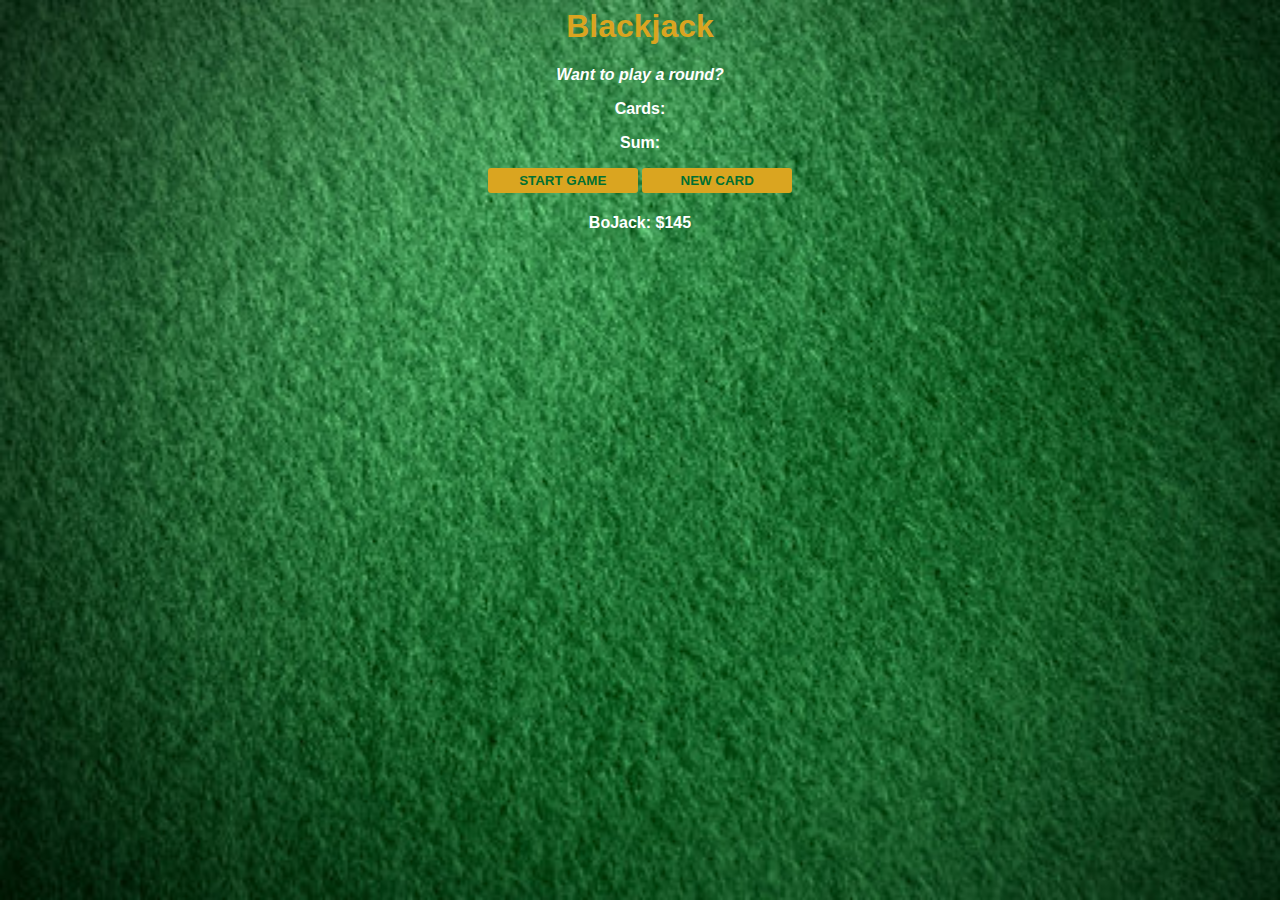
<file: Blackjack/index.html>
<html>
    <head>
        <link rel="stylesheet" href="index.css">
    </head>
    <body>
        <h1>Blackjack</h1>
        <p id="message-el">Want to play a round?</p>
        <p id="cards-el">Cards:</p>
        <p id="sum-el">Sum:</p>
        <button onclick="startGame()">START GAME</button>
        <button onclick="newCard()">NEW CARD</button>
        <p id="player-el"></p>
        <script src="index.js"></script>
    </body>
</html>
</file>
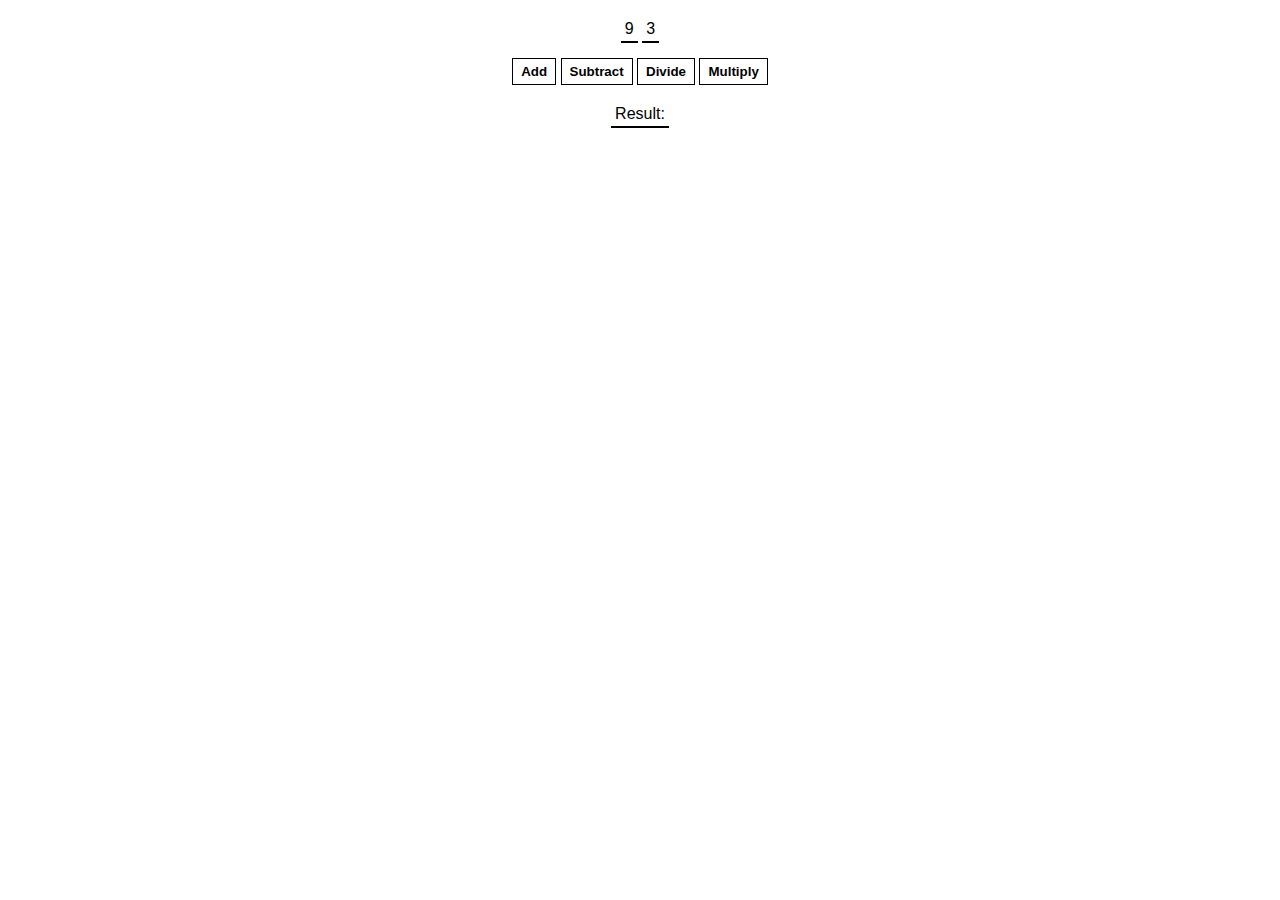
<file: CalculatorApp/index.html>
<html>
    <head>
        <link rel="stylesheet" href="index.css">
    </head>
    <body>
        <span id="num1-el"></span>
        <span id="num2-el"></span>
        <br>
        <button onclick="add()">Add</button>
        <button onclick="subtract()">Subtract</button>
        <button onclick="divide()">Divide</button>
        <button onclick="multiply()">Multiply</button>
        <br>
        <span id="result-el">Result: </span>
        <script src="index.js"></script>
    </body>
</html>
</file>
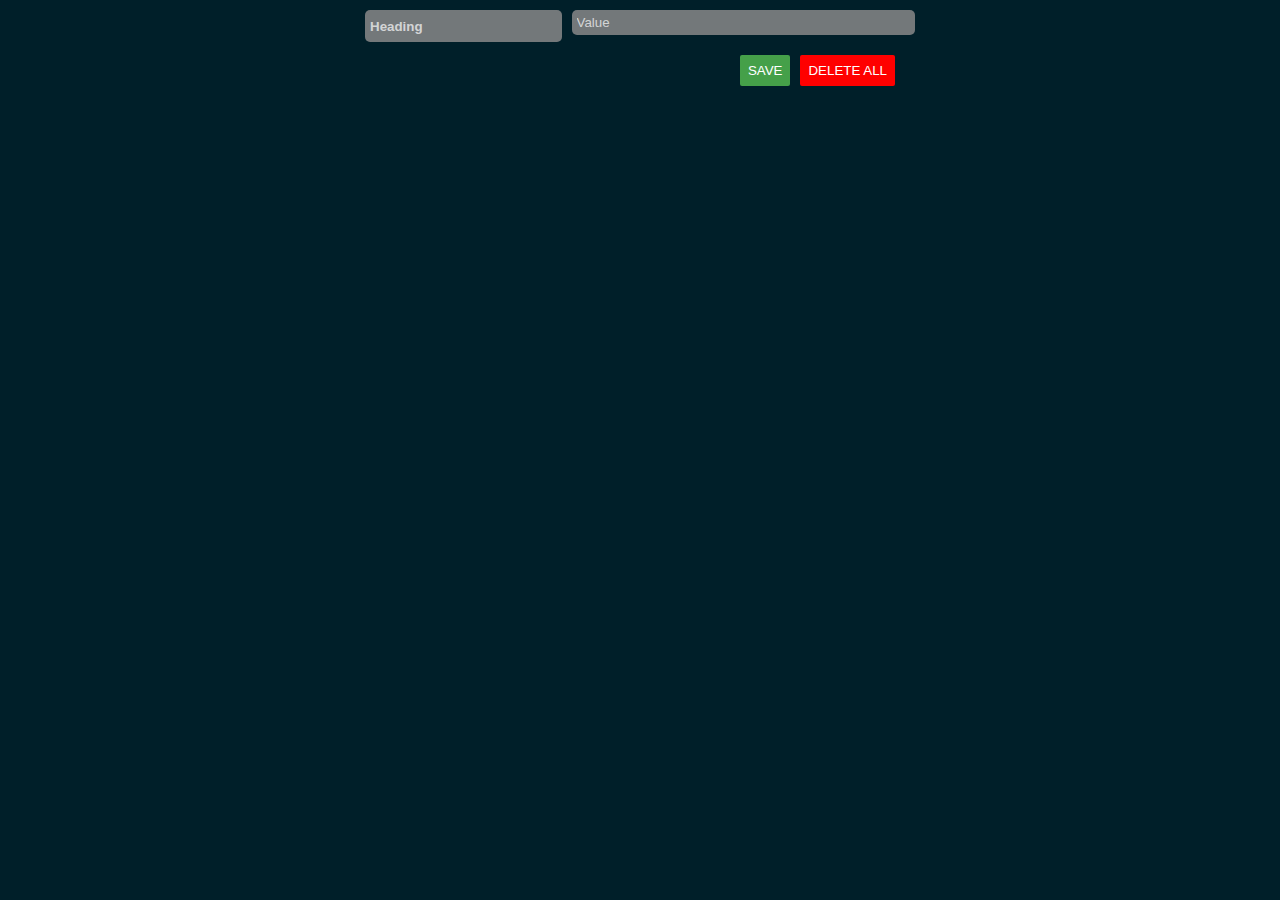
<file: ChromeExtension/index.html>
<html>
    <head>
        <link rel="stylesheet" href="index.css">
    </head>
    <body>
        <div class="input-container">
            <input type="text" id="input-head" class="input-field" placeholder="Heading">
            <input type="text" id="input-el" class="input-field" placeholder="Value">
        </div>
        <div class="button-container">
            <button id="input-btn">SAVE</button>
            <button id="delete-btn">DELETE ALL</button>
        </div>
        <ul id="ul-el"></ul>
        <script src="index.js"></script>
    </body>
</html>
</file>
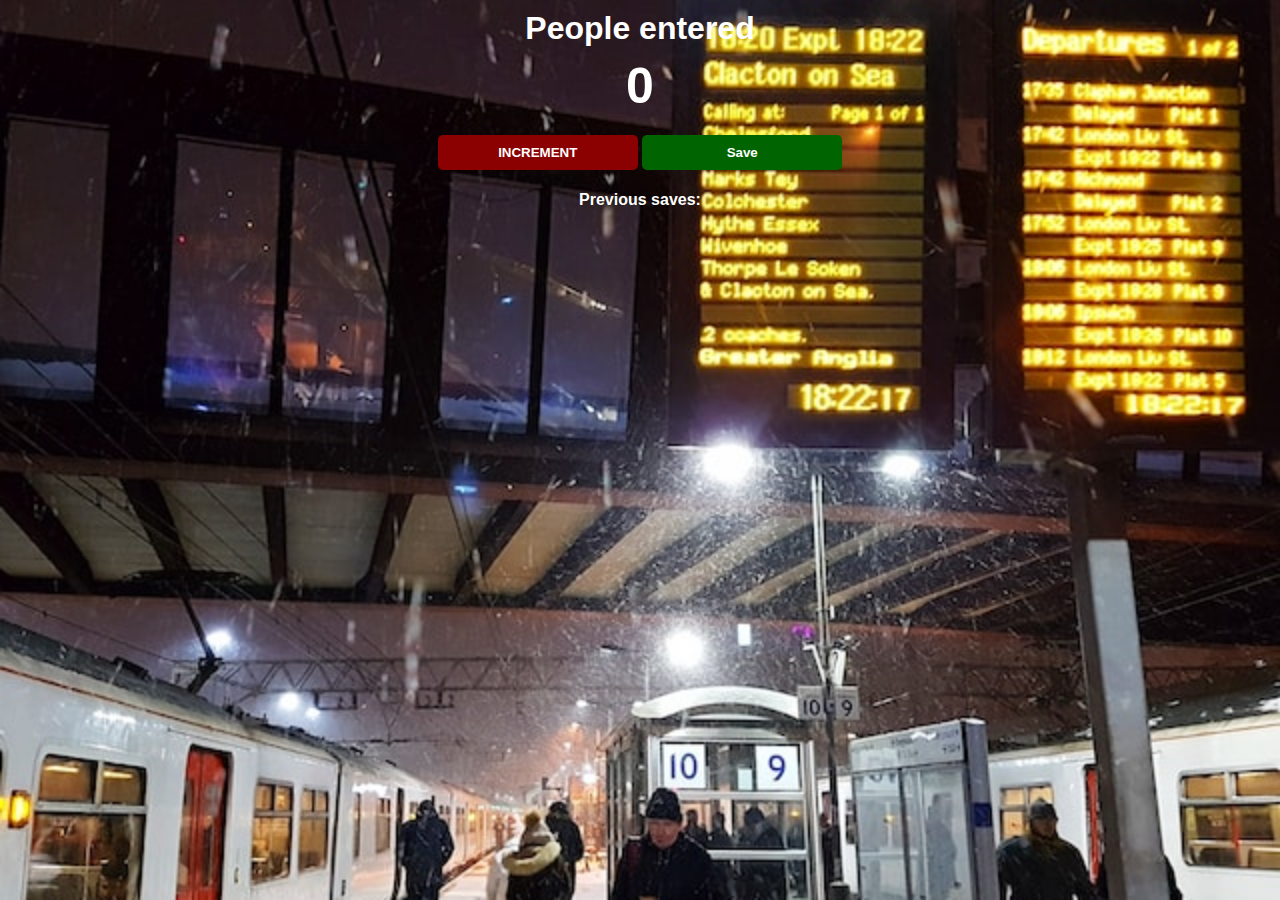
<file: PassengerCountApp/index.html>
<html>
    <head>
        <link rel="stylesheet" href="styles.css">
        <title>People Counter</title>
    </head>
    <body>
        <h1>People entered</h1>
        <h2 id="count-el">0</h2>
        <button id="increment-btn" onclick="increment()">INCREMENT</button>
        <button id="save-btn" onclick="save()">Save</button>
        <p id="save-el">Previous saves: </p>
        <script src="index.js"></script>
    </body>
</html>
</file>
<file: Blackjack/index.css>
body {
    font-family: 'Trebuchet MS', 'Lucida Sans Unicode', 'Lucida Grande', Arial, sans-serif;
    background-image: url("images/table.jpg");
    background-size: cover;
    font-weight: bold;
    color: white;
    text-align: center;
}

h1 {
    color: goldenrod;
}

#message-el {
    font-style: italic;
}

/* 
3. Style the button according to the provided design
text color - #016f32
width      - 150px
background - goldenrod
 */
 
button {
    color: #016f32;
    width: 150px;
    background: goldenrod;
    padding: 5px 10px;
    border: none;
    font-weight: bold;
    border-radius: 3px;
    margin-bottom: 5px;
}
</file>
<file: CalculatorApp/index.css>
body {
    font-family: Arial, Helvetica, sans-serif;
    padding: 20px 0;
    margin: 0;
    text-align: center;
}

span {
    border-bottom: 2px solid black;
    padding: 4px;
}

button {
    margin: 20px 0;
    background: white;
    color: black;
    border: 1px solid black;
    font-weight: bold;
    cursor: pointer;
    padding: 5px 8px;
}
</file>
<file: ChromeExtension/index.css>
/* body {
    margin: 0;
    padding: 10px;
    font-family: Arial, Helvetica, sans-serif;
    min-width: 400px;
}

input {
    width: 100%;
    padding: 10px;
    box-sizing: border-box;
    border: 1px solid #5f9341;
}

button {
    background: #5f9341;
    color: white;
    padding: 10px 20px;
    border: 1px solid #5f9341;
    margin-top: 10px;
    font-weight: bold;
}

#delete-btn {
    background: white;
    color: #5f9341;
}

ul {
    margin-top: 20px;
    list-style: none;
    padding-left: 0;
}

li {
    margin-top: 5px;
}

li a {
    color: #5f9341
}

.copy-icon {
    cursor: pointer; 
    margin-left: 10px; 
}

.text-container {
    display: inline-block;
  } 
  */
  body {
    font-family: 'Arial', sans-serif;
    background-color: #001F29;
    min-width: 400px;
    border-radius: 5px;
    max-width: 570px;
    margin: auto;
}

/* body * {
    border-radius: 5px;
} */

div {
    margin-bottom: 5px;
}

.input-container {
    display: flex;
    flex-wrap: wrap;
    padding: 5px;
}

.input-container input {
    background-color: #73787A;
    padding: 5px;
    margin: 10px;
    margin-right: 5px;
    margin-left: 5px;
    margin-top: 5px;
    flex-grow: 1;
    border: none; /* Remove default input border */
    border-radius: 5px;
    color: white;
    outline: none; /* Remove default input outline */
}

.input-container input::placeholder {
    color: rgba(255, 255, 255, 0.7); /* Adjust placeholder color */
}

.input-container input:focus::placeholder {
    color: transparent; /* Hide placeholder on focus */
}

#input-head {
    color: white;
    font-weight: bold;
    margin-bottom: 3px;
}

#input-el {
    width: 60%;
}

.button-container {
    display: flex;
    justify-content: flex-end;
    margin-bottom: 10px;
    margin-left: 20px;
    margin-right: 30px;
}

button {
    padding: 8px;
    /* background-color: #4caf50; */
    border-radius: 2px;
    color: white;
    border: none;
    cursor: pointer;
}

#input-btn {
    background-color: #45a049;
    margin-right: 10px;
}

#delete-btn {
    background-color: red;
}


button:hover {
    background-color: #45a049;
}

#delete-btn:hover {
    background-color: red;
}

ul {
    list-style-type: none;
    padding: 10px;
}

.list-item {
    display: flex;
    align-items: center;
    justify-content: space-between;
    padding: 10px;
    background-color: #99ADB5;
    box-shadow: 0 2px 4px rgba(0, 0, 0, 0.1);
    border-radius: 5px;
    margin-bottom: 10px;
}

.text-container {
    display: flex;
    flex-direction: column;
    overflow: hidden;
    white-space: nowrap;
    text-overflow: ellipsis;
    margin: 0 10px;
    flex-grow: 1;
}

.lead-head {
    color: #004080; /* Darker blue color */
    font-weight: bold;
    font-size: 18px; /* Adjust the size accordingly */
    white-space: nowrap;
    overflow: hidden;
    text-overflow: ellipsis;
}


.lead-value {
    color: black;
    white-space: nowrap;
    overflow: hidden;
    text-overflow: ellipsis;
    max-width: 150px;
}

.icon-button {
    display: inline-flex;
    align-items: center;
    justify-content: center;
    width: 20px;
    height: 20px;
    padding: 0;
    border: none;
    background-color: #99ADB5;
}

.icon {
    cursor: pointer;
    width: 100%;
    height: 100%;
}



/* 
li {
    background-color: #ffffff;
    padding: 10px;
    margin-bottom: 10px;
    box-shadow: 0 2px 4px rgba(0, 0, 0, 0.1);
    display: flex;
    align-items: stretch;
    border-radius: 5px;
    align-items: center;
    justify-content: space-between;
}

.text-container {
    align-items: center;
    flex-grow: 1;
    overflow: hidden;
    white-space: nowrap;
    text-overflow: ellipsis;
    align-content: stretch;
    display: flex;
    justify-content: center;
    margin: 0 10px; 
}

.lead-head {
    color: #2196F3;
    font-weight: bold;
    white-space: nowrap;
    overflow: hidden;
    text-overflow: ellipsis;
}

.lead-value {
    color: black;
    white-space: nowrap;
    overflow: hidden;
    text-overflow: ellipsis;
    max-width: 150px; 
}

.icon-button {
    display: inline-flex;
    align-items: center;
    justify-content: center;
    width: 20px; 
    height: 20px; 
    padding: 0;
    border: none;
    background-color: #f0f0f0;
}

.icon {
    cursor: pointer;
    width: 100%;
    height: 100%;
}
.copy-icom {
    align-self: self-start;
    flex-shrink: 0;
}

.delete-icon {
    align-self: self-end;
    flex-shrink: 0;
} */


/* .copy-icon:hover {
    color: #45a049;
} */
</file>
<file: PassengerCountApp/styles.css>
body {
    background-image: url("station.jpg");
    background-size: cover;
    color: white;
    font-family: -apple-system, BlinkMacSystemFont, 'Segoe UI', Roboto, Oxygen, Ubuntu, Cantarell, 'Open Sans', 'Helvetica Neue', sans-serif;
    font-weight: bold;
    text-align: center;
}

h1 {
    margin-top: 10px;
    margin-bottom: 10px;
}

h2 {
    font-size: 50px;
    margin-top: 0;
    margin-bottom: 20px;
}

button {
    border: none;
    padding-top: 10px;
    padding-bottom: 10px;
    color: white;
    font-weight: bold;
    width: 200px;
    margin-bottom: 5px;
    border-radius: 5px;
}

#increment-btn {
    background: darkred;
}

#save-btn {
    background: darkgreen;
}
</file>
